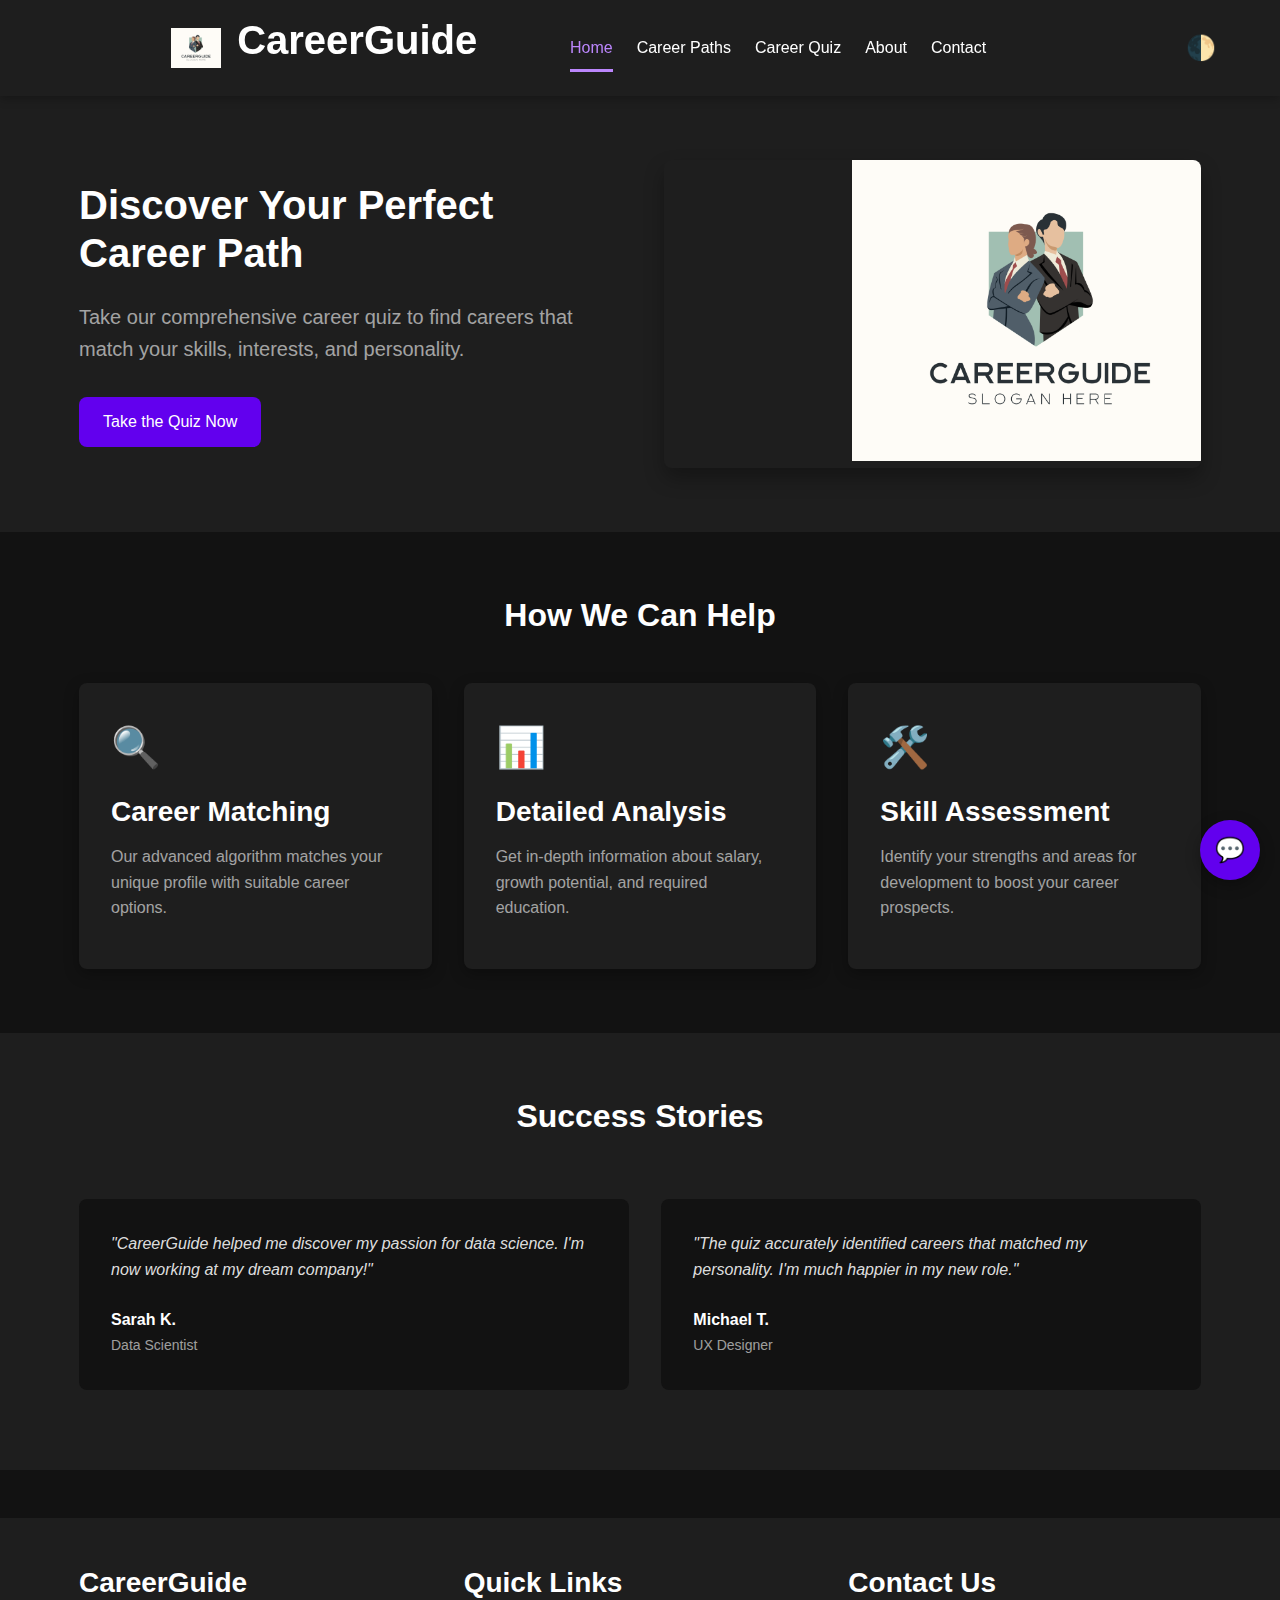
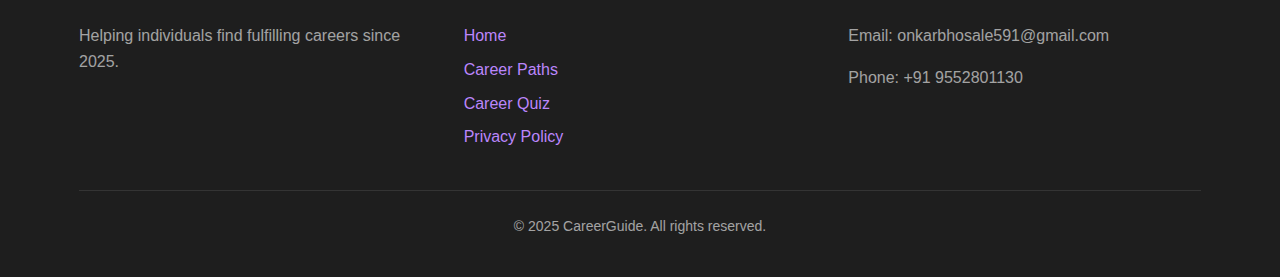
<file: index.html>
<!DOCTYPE html>
<html lang="en">
<head>
    <meta charset="UTF-8">
    <meta name="viewport" content="width=device-width, initial-scale=1.0">
    <title>CareerGuide - Find Your Perfect Career</title>
    <link rel="stylesheet" href="style.css">
    <link rel="icon" href="assets/logo.png" type="image/png">
</head>
<body>
    <header>
        <div class="container">
            <div class="logo-container">
                <img  src="logo-search-grid-2x.png" alt="CareerGuide Logo" class="logo">
                <h1>CareerGuide</h1>
            </div>
            <nav>
                <ul>
                    <li><a href="index.html" class="active">Home</a></li>
                    <li><a href="career-paths.html">Career Paths</a></li>
                    <li><a href="quiz.html">Career Quiz</a></li>
                    <li><a href="about.html">About</a></li>
                    <li><a href="contact.html">Contact</a></li>
                </ul>
            </nav>
            <button id="theme-toggle" class="theme-toggle">🌓</button>
        </div>
    </header>

    <main>
        <section class="hero">
            <div class="container">
                <div class="hero-content">
                    <h2>Discover Your Perfect Career Path</h2>
                    <p>Take our comprehensive career quiz to find careers that match your skills, interests, and personality.</p>
                    <a href="quiz.html" class="btn">Take the Quiz Now</a>
                </div>
                <div class="hero-image">
                    <img src="logo-search-grid-2x.png" alt="Career Guidance">
                </div>
            </div>
        </section>

        <section class="features">
            <div class="container">
                <h2>How We Can Help</h2>
                <div class="features-grid">
                    <div class="feature-card">
                        <div class="feature-icon">🔍</div>
                        <h3>Career Matching</h3>
                        <p>Our advanced algorithm matches your unique profile with suitable career options.</p>
                    </div>
                    <div class="feature-card">
                        <div class="feature-icon">📊</div>
                        <h3>Detailed Analysis</h3>
                        <p>Get in-depth information about salary, growth potential, and required education.</p>
                    </div>
                    <div class="feature-card">
                        <div class="feature-icon">🛠️</div>
                        <h3>Skill Assessment</h3>
                        <p>Identify your strengths and areas for development to boost your career prospects.</p>
                    </div>
                </div>
            </div>
        </section>

        <section class="testimonials">
            <div class="container">
                <h2>Success Stories</h2>
                <div class="testimonial-slider">
                    <div class="testimonial">
                        <p>"CareerGuide helped me discover my passion for data science. I'm now working at my dream company!"</p>
                        <div class="testimonial-author">
                            <strong>Sarah K.</strong>
                            <span>Data Scientist</span>
                        </div>
                    </div>
                    <div class="testimonial">
                        <p>"The quiz accurately identified careers that matched my personality. I'm much happier in my new role."</p>
                        <div class="testimonial-author">
                            <strong>Michael T.</strong>
                            <span>UX Designer</span>
                        </div>
                    </div>
                </div>
            </div>
        </section>
    </main>

    <footer>
        <div class="container">
            <div class="footer-content">
                <div class="footer-section">
                    <h3>CareerGuide</h3>
                    <p>Helping individuals find fulfilling careers since 2025.</p>
                </div>
                <div class="footer-section">
                    <h3>Quick Links</h3>
                    <ul>
                        <li><a href="index.html">Home</a></li>
                        <li><a href="career-paths.html">Career Paths</a></li>
                        <li><a href="quiz.html">Career Quiz</a></li>
                        <li><a href="privacy.html">Privacy Policy</a></li>
                    </ul>
                </div>
                <div class="footer-section">
                    <h3>Contact Us</h3>
                    <p>Email: onkarbhosale591@gmail.com</p>
                    <p>Phone: +91 9552801130</p>
                </div>
            </div>
            <div class="footer-bottom">
                <p>&copy; 2025 CareerGuide. All rights reserved.</p>
            </div>
        </div>
    </footer>

    <div class="chatbot-container">
        <div class="chatbot-header">
            <h4>Career Assistant</h4>
            <button class="chatbot-close">×</button>
        </div>
        <div class="chatbot-messages">
            <div class="chatbot-message bot-message">
                Hello! I'm your career assistant. How can I help you today?
            </div>
        </div>
        <div class="chatbot-input">
            <input type="text" placeholder="Ask me about careers...">
            <button class="chatbot-send">Send</button>
        </div>
    </div>
    <button class="chatbot-toggle">💬</button>

    <script src="script.js"></script>
    <script src="chatbot.js"></script>
</body>
</html>
</file>
<file: style.css>
/* Base Styles */
:root {
  --primary-color: #6200ee;
  --primary-dark: #3700b3;
  --primary-light: #bb86fc;
  --secondary-color: #03dac6;
  --secondary-dark: #018786;
  --background-dark: #121212;
  --surface-dark: #1e1e1e;
  --error-color: #cf6679;
  --on-primary: #ffffff;
  --on-secondary: #000000;
  --on-background: #ffffff;
  --on-surface: #ffffff;
  --on-error: #000000;
  --text-high: rgba(255, 255, 255, 0.87);
  --text-medium: rgba(255, 255, 255, 0.6);
  --text-disabled: rgba(255, 255, 255, 0.38);
  --shadow-color: rgba(0, 0, 0, 0.3);
  --border-radius: 8px;
  --transition: all 0.3s ease;
}

[data-theme="light"] {
  --primary-color: #6200ee;
  --primary-dark: #3700b3;
  --primary-light: #bb86fc;
  --secondary-color: #03dac6;
  --secondary-dark: #018786;
  --background-dark: #f5f5f5;
  --surface-dark: #ffffff;
  --error-color: #b00020;
  --on-primary: #ffffff;
  --on-secondary: #000000;
  --on-background: #000000;
  --on-surface: #000000;
  --on-error: #ffffff;
  --text-high: rgba(0, 0, 0, 0.87);
  --text-medium: rgba(0, 0, 0, 0.6);
  --text-disabled: rgba(0, 0, 0, 0.38);
  --shadow-color: rgba(0, 0, 0, 0.1);
}

* {
  margin: 0;
  padding: 0;
  box-sizing: border-box;
}

body {
  font-family: 'Segoe UI', Tahoma, Geneva, Verdana, sans-serif;
  background-color: var(--background-dark);
  color: var(--on-background);
  line-height: 1.6;
  transition: var(--transition);
}

.container {
  width: 90%;
  max-width: 1200px;
  margin: 0 auto;
  padding: 0 15px;
}

a {
  text-decoration: none;
  color: var(--primary-light);
  transition: var(--transition);
}

a:hover {
  color: var(--secondary-color);
}

ul {
  list-style: none;
}
 
img {
  max-width: 70%;
  height: auto;
  margin-left: 35%;
}

/* Typography */
h1, h2, h3, h4, h5, h6 {
  margin-bottom: 1rem;
  font-weight: 600;
  line-height: 1.2;
  color: var(--on-background);
}

h1 { font-size: 2.5rem; }
h2 { font-size: 2rem; }
h3 { font-size: 1.75rem; }
h4 { font-size: 1.5rem; }
h5 { font-size: 1.25rem; }
h6 { font-size: 1rem; }

p {
  margin-bottom: 1rem;
  color: var(--text-medium);
}

/* Buttons */
.btn {
  display: inline-block;
  padding: 0.75rem 1.5rem;
  background-color: var(--primary-color);
  color: var(--on-primary);
  border: none;
  border-radius: var(--border-radius);
  cursor: pointer;
  font-weight: 500;
  text-align: center;
  transition: var(--transition);
}

.btn:hover {
  background-color: var(--primary-dark);
  color: var(--on-primary);
  transform: translateY(-2px);
  box-shadow: 0 4px 8px var(--shadow-color);
}

.btn-secondary {
  background-color: var(--surface-dark);
  color: var(--primary-color);
  border: 1px solid var(--primary-color);
}

.btn-secondary:hover {
  background-color: rgba(98, 0, 238, 0.1);
}

.btn-primary {
  background-color: var(--secondary-color);
  color: var(--on-secondary);
}

.btn-primary:hover {
  background-color: var(--secondary-dark);
}

.btn-small {
  padding: 0.5rem 1rem;
  font-size: 0.875rem;
}

.btn-block {
  display: block;
  width: 100%;
}

.btn-link {
  background: none;
  color: var(--primary-light);
  padding: 0;
  text-decoration: underline;
}

.btn-link:hover {
  color: var(--secondary-color);
  transform: none;
  box-shadow: none;
}

/* Header */
header {
  background-color: var(--surface-dark);
  box-shadow: 0 2px 10px var(--shadow-color);
  position: sticky;
  top: 0;
  z-index: 1000;
  transition: var(--transition);
}

.logo-container {
  display: flex;
  align-items: center;
  gap: 1rem;
}

.logo {
  height: 40px;
  width: auto;
}

nav ul {
  display: flex;
  gap: 1.5rem;
}

nav a {
  color: var(--on-surface);
  font-weight: 500;
  padding: 1rem 0;
  position: relative;
}

nav a.active {
  color: var(--primary-light);
}

nav a.active::after {
  content: '';
  position: absolute;
  bottom: 0;
  left: 0;
  width: 100%;
  height: 3px;
  background-color: var(--primary-light);
}

.theme-toggle {
  background: none;
  border: none;
  font-size: 1.5rem;
  cursor: pointer;
  color: var(--on-surface);
  transition: var(--transition);
}

.theme-toggle:hover {
  transform: rotate(30deg);
}

/* Header Layout */
header .container {
  display: flex;
  justify-content: space-between;
  align-items: center;
  padding: 1rem 0;
}

/* Hero Sections */
.hero {
  padding: 4rem 0;
  background-color: var(--surface-dark);
}

.hero .container {
  display: flex;
  align-items: center;
  gap: 3rem;
}

.hero-content {
  flex: 1;
}

.hero-image {
  flex: 1;
  border-radius: var(--border-radius);
  overflow: hidden;
  box-shadow: 0 10px 20px var(--shadow-color);
}

.hero h2 {
  font-size: 2.5rem;
  margin-bottom: 1.5rem;
  color: var(--on-surface);
}

.hero p {
  font-size: 1.25rem;
  margin-bottom: 2rem;
  color: var(--text-medium);
}

/* Features */
.features {
  padding: 4rem 0;
}

.features h2 {
  text-align: center;
  margin-bottom: 3rem;
}

.features-grid {
  display: grid;
  grid-template-columns: repeat(auto-fit, minmax(300px, 1fr));
  gap: 2rem;
}

.feature-card {
  background-color: var(--surface-dark);
  padding: 2rem;
  border-radius: var(--border-radius);
  box-shadow: 0 5px 15px var(--shadow-color);
  transition: var(--transition);
}

.feature-card:hover {
  transform: translateY(-5px);
  box-shadow: 0 10px 25px var(--shadow-color);
}

.feature-icon {
  font-size: 2.5rem;
  margin-bottom: 1rem;
}

.feature-card h3 {
  margin-bottom: 1rem;
  color: var(--on-surface);
}

/* Testimonials */
.testimonials {
  padding: 4rem 0;
  background-color: var(--surface-dark);
}

.testimonials h2 {
  text-align: center;
  margin-bottom: 3rem;
}

.testimonial-slider {
  display: flex;
  gap: 2rem;
  overflow-x: auto;
  padding: 1rem 0;
  scroll-snap-type: x mandatory;
}

.testimonial {
  min-width: 300px;
  background-color: var(--background-dark);
  padding: 2rem;
  border-radius: var(--border-radius);
  scroll-snap-align: start;
}

.testimonial p {
  font-style: italic;
  margin-bottom: 1.5rem;
  color: var(--text-high);
}

.testimonial-author strong {
  display: block;
  color: var(--on-background);
}

.testimonial-author span {
  color: var(--text-medium);
  font-size: 0.875rem;
}

/* Footer */
footer {
  background-color: var(--surface-dark);
  padding: 3rem 0 0;
  margin-top: 3rem;
}

.footer-content {
  display: grid;
  grid-template-columns: repeat(auto-fit, minmax(250px, 1fr));
  gap: 2rem;
  margin-bottom: 2rem;
}

.footer-section h3 {
  margin-bottom: 1.5rem;
  color: var(--on-surface);
}

.footer-section ul li {
  margin-bottom: 0.5rem;
}

.footer-bottom {
  text-align: center;
  padding: 1.5rem 0;
  border-top: 1px solid rgba(255, 255, 255, 0.1);
  color: var(--text-medium);
  font-size: 0.875rem;
}

/* Quiz Page Styles */
.quiz-intro {
  padding: 3rem 0;
  text-align: center;
}

.quiz-stats {
  display: flex;
  justify-content: center;
  gap: 2rem;
  margin: 2rem 0;
}

.stat-card {
  background-color: var(--surface-dark);
  padding: 1.5rem;
  border-radius: var(--border-radius);
  min-width: 100px;
}

.stat-number {
  display: block;
  font-size: 2rem;
  font-weight: 700;
  color: var(--primary-light);
}

.stat-label {
  font-size: 0.875rem;
  color: var(--text-medium);
}

.quiz-container {
  padding: 2rem 0;
}

.quiz-progress {
  margin-bottom: 2rem;
}

.progress-bar {
  height: 8px;
  background-color: var(--surface-dark);
  border-radius: 4px;
  margin-bottom: 0.5rem;
  overflow: hidden;
}

.progress-bar::after {
  content: '';
  display: block;
  height: 100%;
  width: 10%;
  background-color: var(--primary-color);
  border-radius: 4px;
}

#progress-text {
  display: block;
  text-align: right;
  color: var(--text-medium);
  font-size: 0.875rem;
}

.question {
  background-color: var(--surface-dark);
  padding: 2rem;
  border-radius: var(--border-radius);
  margin-bottom: 1.5rem;
  display: none;
}

.question.active {
  display: block;
}

.options {
  display: grid;
  gap: 1rem;
}

.options label {
  display: flex;
  align-items: center;
  padding: 1rem;
  background-color: var(--background-dark);
  border-radius: var(--border-radius);
  cursor: pointer;
  transition: var(--transition);
}

.options label:hover {
  background-color: rgba(98, 0, 238, 0.1);
}

.options input {
  margin-right: 1rem;
}

.quiz-navigation {
  display: flex;
  justify-content: space-between;
  margin-top: 2rem;
}

.quiz-tips {
  padding: 2rem 0;
  background-color: var(--surface-dark);
}

.quiz-tips h3 {
  margin-bottom: 1.5rem;
}

.quiz-tips ul {
  list-style-position: inside;
}

.quiz-tips li {
  margin-bottom: 0.5rem;
}

/* Results Page Styles */
.results-header {
  padding: 3rem 0;
  text-align: center;
}

.results-score {
  display: flex;
  justify-content: center;
  margin: 2rem 0;
}

.score-card {
  background-color: var(--surface-dark);
  padding: 1.5rem 3rem;
  border-radius: var(--border-radius);
}

.score-percent {
  display: block;
  font-size: 3rem;
  font-weight: 700;
  color: var(--primary-light);
}

.score-label {
  font-size: 1rem;
  color: var(--text-medium);
}

.results-grid {
  display: grid;
  grid-template-columns: repeat(auto-fit, minmax(300px, 1fr));
  gap: 2rem;
  margin: 2rem 0;
}

.result-card {
  background-color: var(--surface-dark);
  border-radius: var(--border-radius);
  overflow: hidden;
  box-shadow: 0 5px 15px var(--shadow-color);
  transition: var(--transition);
}

.result-card:hover {
  transform: translateY(-5px);
  box-shadow: 0 10px 25px var(--shadow-color);
}

.result-image img {
  width: 100%;
  height: 200px;
  object-fit: cover;
}

.result-content {
  padding: 1.5rem;
}

.result-match {
  color: var(--secondary-color);
  font-weight: 500;
  margin-bottom: 0.5rem;
}

.result-desc {
  margin-bottom: 1rem;
  color: var(--text-medium);
}

.result-stats {
  display: flex;
  gap: 1rem;
  margin-bottom: 1.5rem;
  font-size: 0.875rem;
}

.results-actions {
  display: flex;
  justify-content: center;
  gap: 1rem;
  margin: 3rem 0;
}

.results-personality {
  background-color: var(--surface-dark);
  padding: 2rem;
  border-radius: var(--border-radius);
  margin: 3rem 0;
}

.personality-traits {
  display: grid;
  gap: 1rem;
}

.trait {
  display: grid;
  grid-template-columns: 150px 1fr;
  align-items: center;
  gap: 1rem;
}

.trait-name {
  font-weight: 500;
}

.trait-bar {
  height: 10px;
  background-color: var(--background-dark);
  border-radius: 5px;
  overflow: hidden;
}

.trait-level {
  height: 100%;
  background-color: var(--primary-color);
  border-radius: 5px;
}

/* Career Detail Pages */
.career-hero {
  padding: 5rem 0;
  background-size: cover;
  background-position: center;
  text-align: center;
  color: white;
}

.career-hero h2 {
  color: white;
  font-size: 3rem;
}

.career-detail {
  padding: 3rem 0;
}

.career-content {
  display: grid;
  grid-template-columns: 2fr 1fr;
  gap: 3rem;
}

.career-meta {
  display: flex;
  gap: 1.5rem;
  margin-bottom: 1.5rem;
  font-size: 0.875rem;
}

.salary, .growth, .education {
  display: flex;
  align-items: center;
}

.salary::before {
  content: '💰';
  margin-right: 0.5rem;
}

.growth::before {
  content: '📈';
  margin-right: 0.5rem;
}

.education::before {
  content: '🎓';
  margin-right: 0.5rem;
}

.skills-grid {
  display: flex;
  flex-wrap: wrap;
  gap: 0.5rem;
  margin: 1rem 0;
}

.skill-tag {
  background-color: var(--primary-color);
  color: var(--on-primary);
  padding: 0.25rem 0.75rem;
  border-radius: 1rem;
  font-size: 0.75rem;
}

.sidebar-card {
  background-color: var(--background-dark);
  padding: 1.5rem;
  border-radius: var(--border-radius);
  margin-bottom: 1.5rem;
}

.sidebar-card h5 {
  margin-bottom: 1rem;
  color: var(--on-surface);
}

.fact-item {
  display: flex;
  justify-content: space-between;
  margin-bottom: 0.5rem;
  font-size: 0.875rem;
}

.fact-label {
  font-weight: 500;
}

.fact-value {
  color: var(--text-medium);
}

.related-careers li {
  margin-bottom: 0.5rem;
}

.related-careers a {
  color: var(--text-medium);
}

.related-careers a:hover {
  color: var(--primary-light);
}

.career-video {
  padding: 3rem 0;
  text-align: center;
}

.video-container {
  position: relative;
  padding-bottom: 56.25%;
  height: 0;
  overflow: hidden;
  max-width: 100%;
  margin: 2rem auto;
}

.video-container iframe {
  position: absolute;
  top: 0;
  left: 0;
  width: 100%;
  height: 100%;
  border-radius: var(--border-radius);
}

/* About Page Styles */
.about-hero {
  padding: 4rem 0;
  text-align: center;
}

.about-mission {
  padding: 3rem 0;
}

.mission-content {
  display: flex;
  align-items: center;
  gap: 3rem;
}

.mission-text {
  flex: 1;
}

.mission-image {
  flex: 1;
  border-radius: var(--border-radius);
  overflow: hidden;
  box-shadow: 0 10px 20px var(--shadow-color);
}

.mission-image img {
  width: 100%;
  height: auto;
  display: block;
}

.about-team {
  padding: 3rem 0;
  background-color: var(--surface-dark);
}

.about-team h3 {
  text-align: center;
  margin-bottom: 2rem;
}

.team-grid {
  display: grid;
  grid-template-columns: repeat(auto-fit, minmax(250px, 1fr));
  gap: 2rem;
}

.team-member {
  text-align: center;
  background-color: var(--background-dark);
  padding: 2rem;
  border-radius: var(--border-radius);
}

.team-member img {
  width: 150px;
  height: 150px;
  border-radius: 50%;
  object-fit: cover;
  margin: 0 auto 1rem;
  border: 3px solid var(--primary-color);
}

.position {
  color: var(--primary-light);
  margin-bottom: 1rem;
  font-size: 0.875rem;
}

.bio {
  color: var(--text-medium);
  font-size: 0.875rem;
}

.about-values {
  padding: 3rem 0;
}

.about-values h3 {
  text-align: center;
  margin-bottom: 2rem;
}

.values-grid {
  display: grid;
  grid-template-columns: repeat(auto-fit, minmax(250px, 1fr));
  gap: 2rem;
}

.value-card {
  text-align: center;
  padding: 2rem;
  background-color: var(--surface-dark);
  border-radius: var(--border-radius);
}

.value-icon {
  font-size: 2.5rem;
  margin-bottom: 1rem;
}

/* Career Paths Page */
.paths-hero {
  padding: 4rem 0;
  text-align: center;
}

.paths-filter {
  display: flex;
  gap: 1rem;
  margin-bottom: 2rem;
}

.paths-filter input, .paths-filter select {
  flex: 1;
  padding: 0.75rem;
  background-color: var(--surface-dark);
  border: 1px solid var(--background-dark);
  border-radius: var(--border-radius);
  color: var(--on-surface);
}

.paths-grid {
  display: grid;
  grid-template-columns: repeat(auto-fill, minmax(250px, 1fr));
  gap: 1.5rem;
}

.path-card {
  background-color: var(--surface-dark);
  padding: 2rem;
  border-radius: var(--border-radius);
  text-align: center;
  transition: var(--transition);
}

.path-card:hover {
  transform: translateY(-5px);
  box-shadow: 0 10px 20px var(--shadow-color);
}

.path-icon {
  font-size: 3rem;
  margin-bottom: 1rem;
}

.paths-popular {
  padding: 3rem 0;
  background-color: var(--surface-dark);
}

.popular-grid {
  display: grid;
  grid-template-columns: repeat(auto-fit, minmax(250px, 1fr));
  gap: 1.5rem;
  margin-top: 2rem;
}

.popular-card {
  background-color: var(--background-dark);
  padding: 1.5rem;
  border-radius: var(--border-radius);
}

.popular-meta {
  display: flex;
  gap: 1rem;
  margin: 0.5rem 0 1rem;
  font-size: 0.875rem;
}

.popular-meta .salary {
  color: var(--secondary-color);
}

/* Contact Page */
.contact-hero {
  padding: 4rem 0;
  text-align: center;
}

.contact-container {
  padding: 3rem 0;
}

.contact-content {
  display: grid;
  grid-template-columns: 1fr 1fr;
  gap: 3rem;
}

.contact-form {
  background-color: var(--surface-dark);
  padding: 2rem;
  border-radius: var(--border-radius);
}

.contact-form h3 {
  margin-bottom: 1.5rem;
  color: var(--on-surface);
}

.form-group {
  margin-bottom: 1.5rem;
}

.form-group label {
  display: block;
  margin-bottom: 0.5rem;
  color: var(--on-surface);
}

.form-group input, .form-group textarea, .form-group select {
  width: 100%;
  padding: 0.75rem;
  background-color: var(--background-dark);
  border: 1px solid rgba(255, 255, 255, 0.1);
  border-radius: var(--border-radius);
  color: var(--on-surface);
}

.form-group textarea {
  min-height: 150px;
  resize: vertical;
}

.contact-info {
  background-color: var(--surface-dark);
  padding: 2rem;
  border-radius: var(--border-radius);
}

.info-item {
  display: flex;
  gap: 1rem;
  margin-bottom: 1.5rem;
}

.info-icon {
  font-size: 1.5rem;
  color: var(--primary-light);
}

.info-text h4 {
  margin-bottom: 0.25rem;
  color: var(--on-surface);
}

.contact-faq {
  padding: 3rem 0;
  background-color: var(--surface-dark);
}

.faq-container {
  max-width: 800px;
  margin: 0 auto;
}

.faq-item {
  margin-bottom: 1rem;
  border-bottom: 1px solid rgba(255, 255, 255, 0.1);
}

.faq-question {
  width: 100%;
  text-align: left;
  padding: 1rem 0;
  background: none;
  border: none;
  color: var(--on-surface);
  font-weight: 500;
  font-size: 1.1rem;
  cursor: pointer;
  display: flex;
  justify-content: space-between;
  align-items: center;
}

.faq-question::after {
  content: '+';
  font-size: 1.5rem;
}

.faq-question.active::after {
  content: '-';
}

.faq-answer {
  padding: 0 0 1rem;
  display: none;
}

.faq-answer.active {
  display: block;
}

/* Privacy Policy */
.privacy-hero {
  padding: 4rem 0;
  text-align: center;
}

.privacy-container {
  padding: 3rem 0;
  max-width: 800px;
  margin: 0 auto;
}

.privacy-content h3 {
  margin: 2rem 0 1rem;
  color: var(--on-surface);
}

.privacy-content h4 {
  margin: 1.5rem 0 0.75rem;
  color: var(--on-surface);
}

.privacy-content ul {
  list-style-position: inside;
  margin-bottom: 1rem;
}

.privacy-content li {
  margin-bottom: 0.5rem;
}

/* Chatbot */
.chatbot-container {
  position: fixed;
  bottom: 20px;
  right: 20px;
  width: 350px;
  background-color: var(--surface-dark);
  border-radius: var(--border-radius);
  box-shadow: 0 5px 20px var(--shadow-color);
  z-index: 1000;
  display: none;
  flex-direction: column;
  max-height: 500px;
}

.chatbot-container.active {
  display: flex;
}

.chatbot-header {
  padding: 1rem;
  background-color: var(--primary-color);
  color: var(--on-primary);
  border-top-left-radius: var(--border-radius);
  border-top-right-radius: var(--border-radius);
  display: flex;
  justify-content: space-between;
  align-items: center;
}

.chatbot-close {
  background: none;
  border: none;
  color: var(--on-primary);
  font-size: 1.5rem;
  cursor: pointer;
}

.chatbot-messages {
  flex: 1;
  padding: 1rem;
  overflow-y: auto;
}

.chatbot-message {
  margin-bottom: 1rem;
  padding: 0.75rem 1rem;
  border-radius: var(--border-radius);
  max-width: 80%;
}

.bot-message {
  background-color: var(--background-dark);
  align-self: flex-start;
}

.user-message {
  background-color: var(--primary-color);
  color: var(--on-primary);
  align-self: flex-end;
  margin-left: auto;
}

.chatbot-input {
  display: flex;
  padding: 1rem;
  border-top: 1px solid rgba(255, 255, 255, 0.1);
}

.chatbot-input input {
  flex: 1;
  padding: 0.75rem;
  background-color: var(--background-dark);
  border: none;
  border-radius: var(--border-radius);
  color: var(--on-surface);
  margin-right: 0.5rem;
}

.chatbot-send {
  padding: 0 1rem;
  background-color: var(--primary-color);
  color: var(--on-primary);
  border: none;
  border-radius: var(--border-radius);
  cursor: pointer;
}

.chatbot-toggle {
  position: fixed;
  bottom: 20px;
  right: 20px;
  width: 60px;
  height: 60px;
  background-color: var(--primary-color);
  color: var(--on-primary);
  border: none;
  border-radius: 50%;
  font-size: 1.5rem;
  cursor: pointer;
  box-shadow: 0 5px 15px var(--shadow-color);
  z-index: 1000;
  display: flex;
  align-items: center;
  justify-content: center;
}

/* Responsive Styles */
@media (max-width: 768px) {
  .hero .container, .mission-content, .contact-content {
      flex-direction: column;
  }
  
  .career-content {
      grid-template-columns: 1fr;
  }
  
  .contact-content {
      grid-template-columns: 1fr;
  }
  
  header .container {
      flex-direction: column;
      gap: 1rem;
  }
  
  nav ul {
      flex-wrap: wrap;
      justify-content: center;
  }
  
  .features-grid, .results-grid, .team-grid, .values-grid, .paths-grid, .popular-grid {
      grid-template-columns: 1fr;
  }
  
  .results-actions {
      flex-direction: column;
      align-items: center;
  }
  
  .chatbot-container {
      width: calc(100% - 40px);
      max-height: 70vh;
  }
}

@media (min-width: 769px) and (max-width: 1024px) {
  .features-grid, .results-grid, .team-grid, .values-grid, .paths-grid, .popular-grid {
      grid-template-columns: repeat(2, 1fr);
  }
}
</file>
